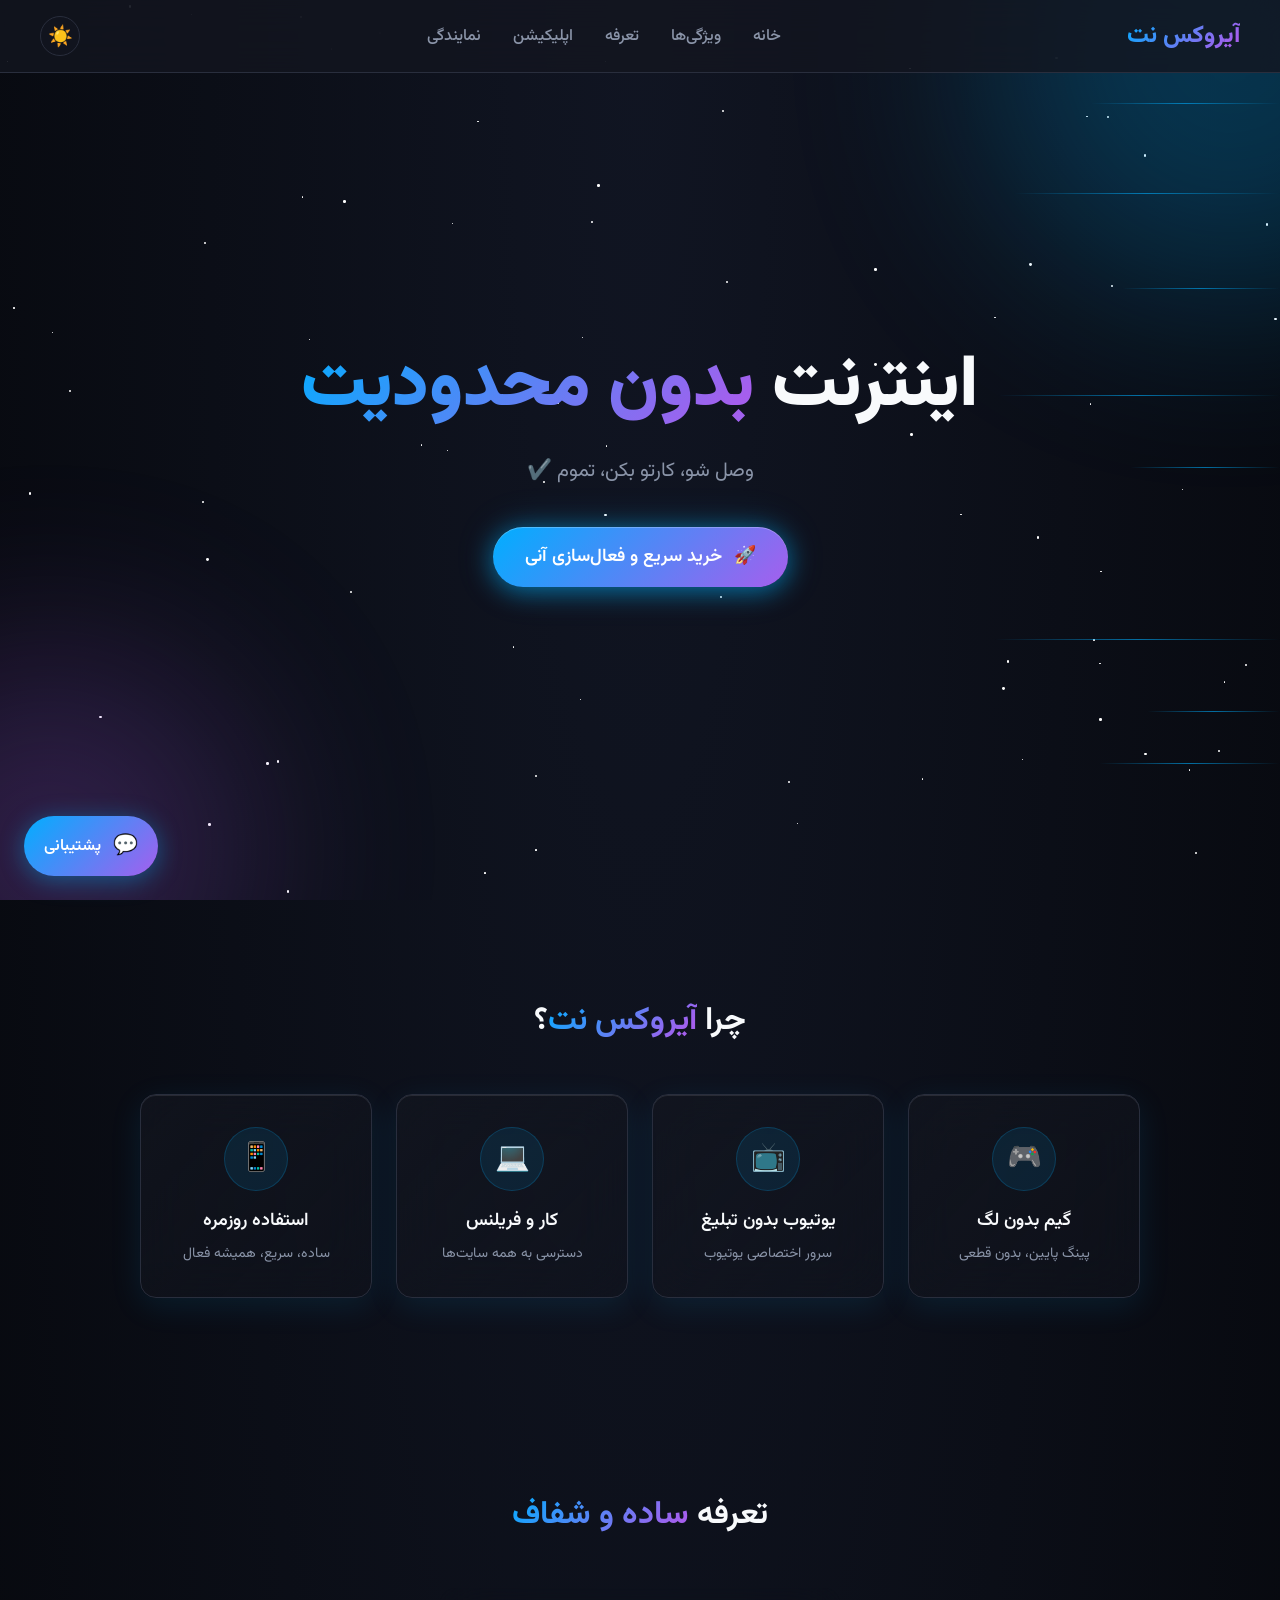
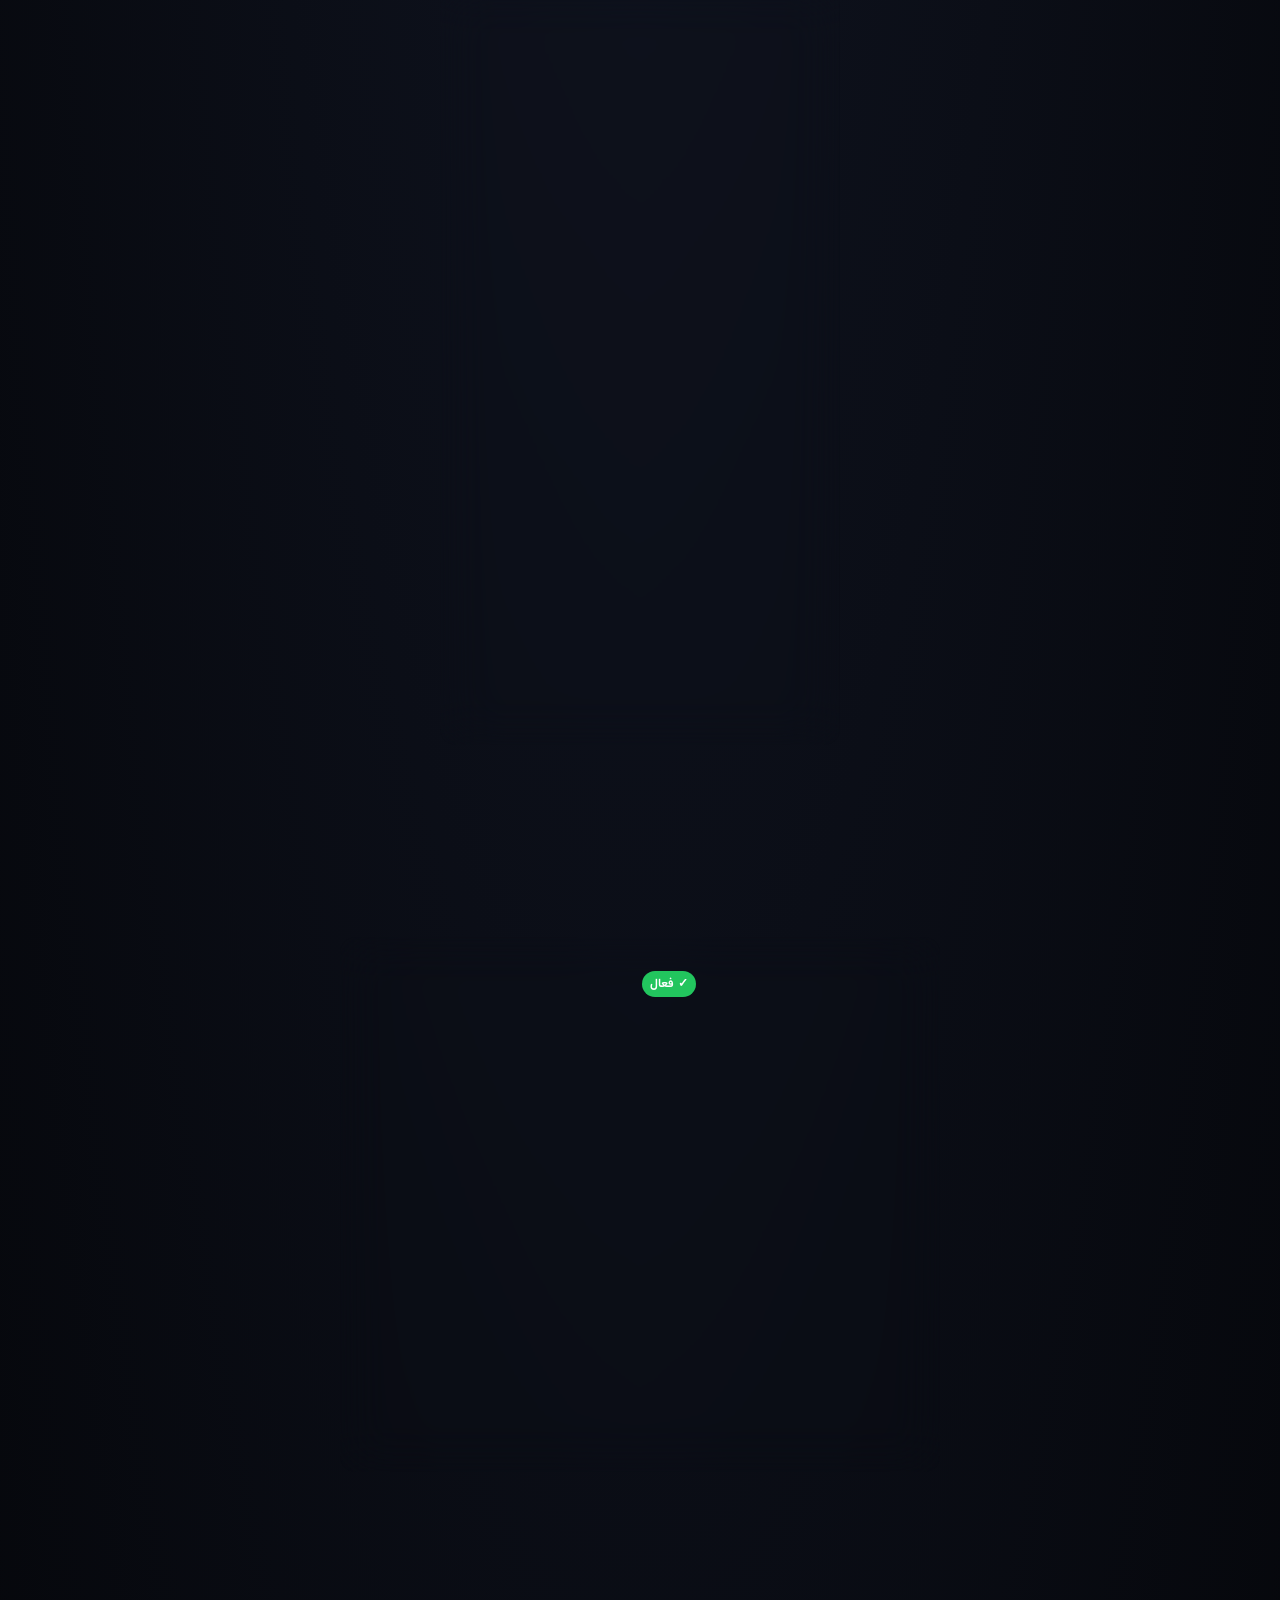
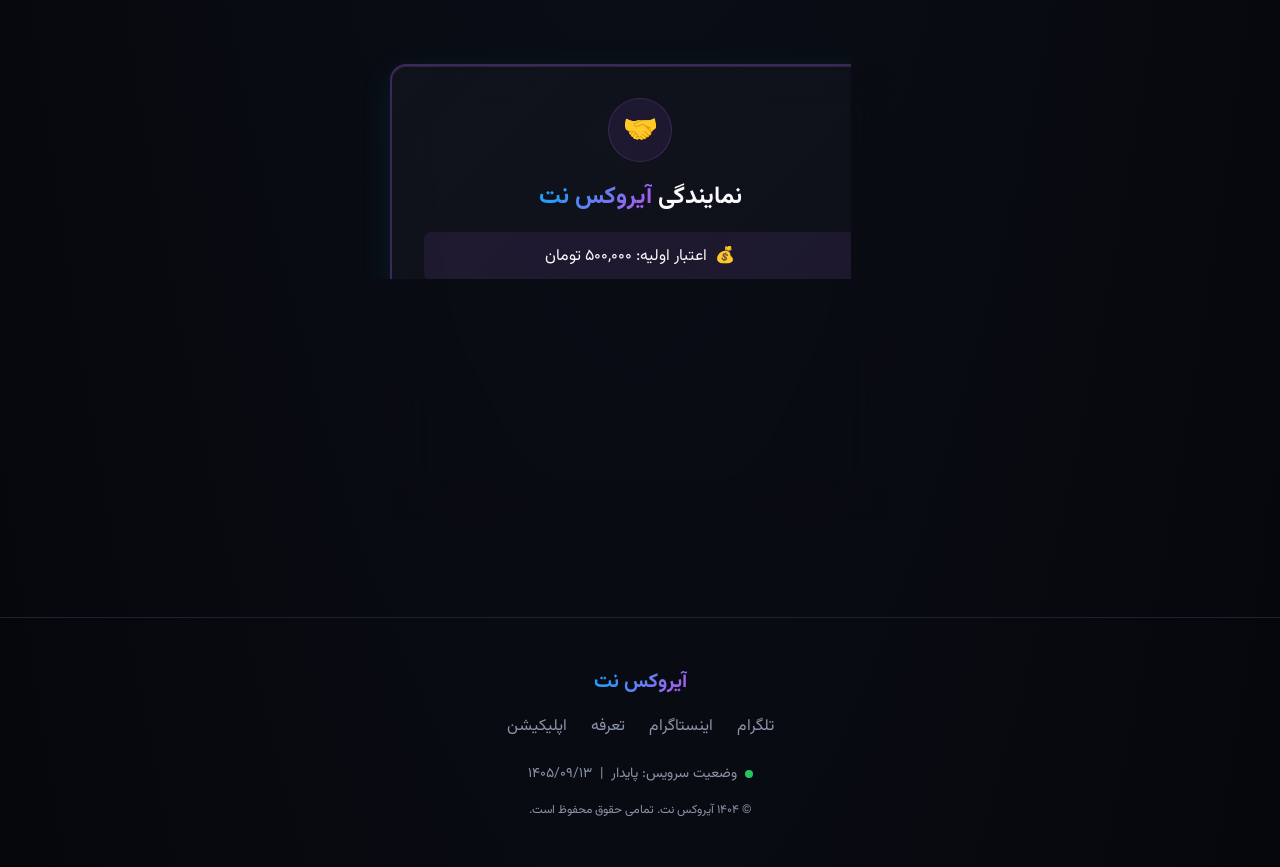
<file: public/static-site.html>
<!DOCTYPE html>
 <html lang="fa" dir="rtl">
 <head>
     <meta charset="UTF-8">
     <meta name="viewport" content="width=device-width, initial-scale=1.0">
     <title>آیروکس‌نت | اینترنت بدون محدودیت</title>
     <meta name="description" content="سرویس VPN سریع، امن و بدون محدودیت. وصل شو، کارتو بکن، تموم.">
     <link href="https://fonts.googleapis.com/css2?family=Vazirmatn:wght@300;400;500;600;700;800;900&display=swap" rel="stylesheet">
     <style>
         :root {
             --background: 220 30% 97%;
             --foreground: 220 25% 8%;
             --card: 0 0% 100%;
             --card-foreground: 220 25% 8%;
             --primary: 199 100% 42%;
             --primary-foreground: 0 0% 100%;
             --secondary: 220 20% 94%;
             --muted: 220 20% 92%;
             --muted-foreground: 220 15% 45%;
             --accent: 270 80% 60%;
             --accent-foreground: 0 0% 100%;
             --border: 220 20% 88%;
             --glass-bg: 0 0% 100%;
             --glass-border: 220 20% 92%;
         }
 
         .dark {
             --background: 225 30% 5%;
             --foreground: 210 40% 98%;
             --card: 225 25% 8%;
             --card-foreground: 210 40% 98%;
             --primary: 199 100% 50%;
             --primary-foreground: 0 0% 100%;
             --secondary: 225 20% 12%;
             --muted: 225 20% 15%;
             --muted-foreground: 220 15% 60%;
             --accent: 270 80% 65%;
             --accent-foreground: 0 0% 100%;
             --border: 225 20% 15%;
             --glass-bg: 225 25% 10%;
             --glass-border: 225 20% 20%;
         }
 
         * { margin: 0; padding: 0; box-sizing: border-box; }
         html { scroll-behavior: smooth; }
         body {
             font-family: 'Vazirmatn', sans-serif;
             background: hsl(var(--background));
             color: hsl(var(--foreground));
             direction: rtl;
             min-height: 100vh;
             transition: background-color 0.3s ease, color 0.3s ease;
             overflow-x: hidden;
         }
         .dark body { background: radial-gradient(ellipse at top, hsl(225, 35%, 10%) 0%, hsl(225, 35%, 3%) 100%); }
 
         .glass-card {
             position: relative;
             overflow: hidden;
             border-radius: 1rem;
             border: 1px solid hsl(var(--glass-border));
             background: linear-gradient(135deg, hsl(var(--glass-bg) / 0.7) 0%, hsl(var(--glass-bg) / 0.4) 100%);
             backdrop-filter: blur(24px);
             -webkit-backdrop-filter: blur(24px);
             box-shadow: 0 8px 32px 0 rgba(0, 180, 255, 0.1), inset 0 1px 0 0 rgba(255, 255, 255, 0.1);
         }
         .glass-card-hover { transition: transform 0.3s ease, box-shadow 0.3s ease, border-color 0.3s ease; }
         .glass-card-hover:hover {
             transform: translateY(-6px);
             box-shadow: 0 25px 60px 0 rgba(0, 180, 255, 0.25), inset 0 1px 0 0 rgba(255, 255, 255, 0.15);
             border-color: hsl(var(--primary) / 0.5);
         }
 
         .glass-button {
             position: relative;
             overflow: hidden;
             border-radius: 9999px;
             padding: 1rem 2rem;
             font-weight: 600;
             font-size: 1.125rem;
             color: hsl(var(--primary-foreground));
             background: linear-gradient(135deg, hsl(var(--primary)) 0%, hsl(var(--accent)) 100%);
             box-shadow: 0 4px 25px 0 rgba(0, 180, 255, 0.5), 0 0 40px 0 rgba(0, 180, 255, 0.2), inset 0 1px 0 0 rgba(255, 255, 255, 0.25);
             border: none;
             cursor: pointer;
             transition: transform 0.2s ease, box-shadow 0.2s ease;
             text-decoration: none;
             display: inline-flex;
             align-items: center;
             gap: 0.75rem;
             font-family: inherit;
         }
         .glass-button::before {
             content: '';
             position: absolute;
             inset: 0;
             background: linear-gradient(90deg, transparent, rgba(255,255,255,0.3), transparent);
             transform: translateX(-100%);
             transition: transform 0.5s ease;
         }
         .glass-button:hover::before { transform: translateX(100%); }
         .glass-button:hover {
             transform: scale(1.03);
             box-shadow: 0 8px 40px 0 rgba(0, 180, 255, 0.6), 0 0 60px 0 rgba(0, 180, 255, 0.3);
         }
         .glass-button:active { transform: scale(0.98); }
 
         .text-gradient {
             background: linear-gradient(135deg, hsl(var(--primary)) 0%, hsl(var(--accent)) 50%, hsl(var(--primary)) 100%);
             background-size: 200% auto;
             -webkit-background-clip: text;
             -webkit-text-fill-color: transparent;
             background-clip: text;
             animation: gradient-shift 3s ease-in-out infinite;
         }
         @keyframes gradient-shift {
             0%, 100% { background-position: 0% center; }
             50% { background-position: 100% center; }
         }
 
         .neon-pulse { animation: neon-pulse 2s ease-in-out infinite; }
         @keyframes neon-pulse {
             0%, 100% { box-shadow: 0 0 20px hsl(var(--primary) / 0.5), 0 0 40px hsl(var(--primary) / 0.3); }
             50% { box-shadow: 0 0 30px hsl(var(--primary) / 0.7), 0 0 60px hsl(var(--primary) / 0.5); }
         }
 
         .fade-in {
             opacity: 0;
             transform: translateY(30px);
             transition: opacity 0.6s ease, transform 0.6s ease;
         }
         .fade-in.visible { opacity: 1; transform: translateY(0); }
 
         .header {
             position: fixed;
             top: 0;
             left: 0;
             right: 0;
             z-index: 100;
             padding: 1rem 2rem;
             background: hsl(var(--glass-bg) / 0.8);
             backdrop-filter: blur(20px);
             border-bottom: 1px solid hsl(var(--glass-border));
         }
         .header-content {
             max-width: 1200px;
             margin: 0 auto;
             display: flex;
             justify-content: space-between;
             align-items: center;
         }
         .logo { font-size: 1.5rem; font-weight: 800; }
         .nav-links { display: flex; gap: 2rem; list-style: none; }
         .nav-links a {
             color: hsl(var(--muted-foreground));
             text-decoration: none;
             font-weight: 500;
             transition: color 0.3s ease;
         }
         .nav-links a:hover { color: hsl(var(--primary)); }
         .theme-toggle {
             width: 40px;
             height: 40px;
             border-radius: 50%;
             border: 1px solid hsl(var(--glass-border));
             background: hsl(var(--glass-bg) / 0.7);
             cursor: pointer;
             display: flex;
             align-items: center;
             justify-content: center;
             font-size: 1.25rem;
             transition: all 0.3s ease;
         }
         .theme-toggle:hover {
             background: hsl(var(--primary) / 0.2);
             border-color: hsl(var(--primary) / 0.6);
         }
 
         .hero {
             min-height: 100vh;
             display: flex;
             align-items: center;
             justify-content: center;
             text-align: center;
             padding: 6rem 2rem 4rem;
             position: relative;
             overflow: hidden;
         }
         .hero-content { position: relative; z-index: 10; }
         .hero h1 {
             font-size: clamp(2.5rem, 8vw, 4.5rem);
             font-weight: 900;
             margin-bottom: 1.5rem;
             line-height: 1.2;
         }
         .hero p {
             font-size: 1.25rem;
             color: hsl(var(--muted-foreground));
             margin-bottom: 2.5rem;
         }
         .floating-glow {
             position: absolute;
             border-radius: 50%;
             filter: blur(100px);
             opacity: 0.25;
             pointer-events: none;
         }
         .glow-1 { width: 500px; height: 500px; background: hsl(var(--primary)); top: -200px; right: -200px; }
         .glow-2 { width: 400px; height: 400px; background: hsl(var(--accent)); bottom: -150px; left: -150px; }
 
         .features { padding: 6rem 2rem; position: relative; }
         .section-title { text-align: center; font-size: 2rem; font-weight: 700; margin-bottom: 3rem; }
         .features-grid {
             max-width: 1000px;
             margin: 0 auto;
             display: grid;
             grid-template-columns: repeat(auto-fit, minmax(220px, 1fr));
             gap: 1.5rem;
         }
         .feature-card { padding: 2rem; text-align: center; }
         .feature-icon {
             width: 64px;
             height: 64px;
             margin: 0 auto 1rem;
             border-radius: 50%;
             display: flex;
             align-items: center;
             justify-content: center;
             font-size: 1.75rem;
             background: hsl(var(--primary) / 0.1);
             border: 1px solid hsl(var(--primary) / 0.2);
         }
         .feature-card h3 { font-size: 1.125rem; font-weight: 600; margin-bottom: 0.5rem; }
         .feature-card p { font-size: 0.875rem; color: hsl(var(--muted-foreground)); }
 
         .pricing { padding: 6rem 2rem; position: relative; }
         .pricing-card {
             max-width: 400px;
             margin: 0 auto;
             padding: 2.5rem;
             text-align: center;
             border: 2px solid hsl(var(--primary) / 0.3);
         }
         .pricing-badge {
             display: inline-block;
             padding: 0.5rem 1rem;
             background: linear-gradient(135deg, hsl(var(--primary)) 0%, hsl(var(--accent)) 100%);
             color: white;
             font-size: 0.875rem;
             font-weight: 600;
             border-radius: 9999px;
             margin-bottom: 1.5rem;
         }
         .pricing-title { font-size: 1.5rem; font-weight: 700; margin-bottom: 0.5rem; }
         .pricing-subtitle { color: hsl(var(--muted-foreground)); margin-bottom: 1.5rem; }
         .pricing-price { font-size: 3rem; font-weight: 900; margin-bottom: 0.5rem; }
         .pricing-period { color: hsl(var(--muted-foreground)); margin-bottom: 2rem; }
         .pricing-features { list-style: none; margin-bottom: 2rem; text-align: right; }
         .pricing-features li {
             display: flex;
             align-items: center;
             gap: 0.75rem;
             padding: 0.75rem 0;
             border-bottom: 1px solid hsl(var(--border) / 0.3);
         }
         .pricing-features li:last-child { border-bottom: none; }
         .check-icon { color: #22c55e; font-size: 1.25rem; }
 
         .app-section { padding: 6rem 2rem; position: relative; }
         .app-card {
             max-width: 600px;
             margin: 0 auto;
             padding: 2.5rem;
             text-align: center;
             border: 2px solid hsl(var(--primary) / 0.3);
         }
         .app-icon-wrapper { position: relative; display: inline-block; margin-bottom: 1.5rem; }
         .app-icon {
             width: 96px;
             height: 96px;
             border-radius: 1.5rem;
             background: linear-gradient(135deg, hsl(var(--primary)) 0%, hsl(var(--accent)) 100%);
             display: flex;
             align-items: center;
             justify-content: center;
             font-size: 2.5rem;
             box-shadow: 0 20px 40px rgba(0, 180, 255, 0.3);
         }
         .app-badge {
             position: absolute;
             top: -8px;
             right: -8px;
             display: flex;
             align-items: center;
             gap: 4px;
             padding: 4px 8px;
             background: #22c55e;
             color: white;
             font-size: 0.75rem;
             font-weight: 700;
             border-radius: 9999px;
             animation: pulse 2s ease-in-out infinite;
         }
         @keyframes pulse { 0%, 100% { transform: scale(1); } 50% { transform: scale(1.05); } }
         .app-title { font-size: 1.75rem; font-weight: 700; margin-bottom: 0.5rem; }
         .app-subtitle { color: hsl(var(--muted-foreground)); margin-bottom: 1.5rem; }
         .app-features { display: flex; flex-wrap: wrap; justify-content: center; gap: 0.75rem; margin-bottom: 2rem; }
         .app-feature {
             display: flex;
             align-items: center;
             gap: 0.5rem;
             padding: 0.5rem 1rem;
             background: hsl(var(--primary) / 0.1);
             border: 1px solid hsl(var(--primary) / 0.2);
             border-radius: 9999px;
             font-size: 0.875rem;
         }
         .download-btn { font-size: 1.125rem; margin-bottom: 1rem; }
         .app-note { font-size: 0.75rem; color: hsl(var(--muted-foreground)); margin-bottom: 1rem; }
         .app-guide {
             padding: 0.75rem;
             background: hsl(var(--accent) / 0.1);
             border: 1px solid hsl(var(--accent) / 0.2);
             border-radius: 0.75rem;
             font-size: 0.875rem;
             color: hsl(var(--accent));
         }
 
         .agency { padding: 6rem 2rem; }
         .agency-card {
             max-width: 500px;
             margin: 0 auto;
             padding: 2rem;
             text-align: center;
             border: 2px solid hsl(var(--accent) / 0.3);
         }
         .agency-icon {
             width: 64px;
             height: 64px;
             margin: 0 auto 1rem;
             border-radius: 50%;
             background: hsl(var(--accent) / 0.1);
             border: 1px solid hsl(var(--accent) / 0.2);
             display: flex;
             align-items: center;
             justify-content: center;
             font-size: 1.75rem;
         }
         .agency-title { font-size: 1.5rem; font-weight: 700; margin-bottom: 1rem; }
         .agency-features { display: flex; flex-direction: column; gap: 0.75rem; margin-bottom: 1.5rem; }
         .agency-feature {
             display: flex;
             align-items: center;
             justify-content: center;
             gap: 0.5rem;
             padding: 0.75rem;
             background: hsl(var(--accent) / 0.1);
             border-radius: 0.5rem;
         }
         .agency-btn { background: linear-gradient(135deg, hsl(var(--accent)) 0%, hsl(270, 70%, 50%) 100%); }
 
         .footer {
             padding: 3rem 2rem;
             border-top: 1px solid hsl(var(--border));
             text-align: center;
         }
         .footer-brand { font-size: 1.25rem; font-weight: 700; margin-bottom: 1rem; }
         .footer-links { display: flex; justify-content: center; gap: 1.5rem; margin-bottom: 1.5rem; }
         .footer-links a { color: hsl(var(--muted-foreground)); text-decoration: none; transition: color 0.3s ease; }
         .footer-links a:hover { color: hsl(var(--primary)); }
         .footer-status { display: flex; align-items: center; justify-content: center; gap: 0.5rem; font-size: 0.875rem; color: hsl(var(--muted-foreground)); }
         .status-dot {
             width: 8px;
             height: 8px;
             background: #22c55e;
             border-radius: 50%;
             animation: status-pulse 2s ease-in-out infinite;
         }
         @keyframes status-pulse { 0%, 100% { opacity: 1; } 50% { opacity: 0.5; } }
 
         .floating-support { position: fixed; bottom: 1.5rem; left: 1.5rem; z-index: 50; }
         .support-btn {
             display: flex;
             align-items: center;
             gap: 0.75rem;
             padding: 0.875rem 1.25rem;
             border-radius: 9999px;
             background: linear-gradient(135deg, hsl(var(--primary)) 0%, hsl(var(--accent)) 100%);
             color: white;
             text-decoration: none;
             font-weight: 600;
             box-shadow: 0 4px 25px rgba(0, 180, 255, 0.4);
             transition: transform 0.2s ease, box-shadow 0.2s ease;
         }
         .support-btn:hover { transform: scale(1.05); box-shadow: 0 8px 40px rgba(0, 180, 255, 0.5); }
 
         .stars-container { position: fixed; inset: 0; pointer-events: none; z-index: 0; overflow: hidden; }
         .star {
             position: absolute;
             width: 2px;
             height: 2px;
             background: white;
             border-radius: 50%;
             animation: twinkle var(--duration) ease-in-out infinite;
             animation-delay: var(--delay);
         }
         @keyframes twinkle { 0%, 100% { opacity: 0.2; transform: scale(1); } 50% { opacity: 1; transform: scale(1.5); } }
 
         .speed-lines-container { position: fixed; inset: 0; pointer-events: none; z-index: 0; overflow: hidden; }
         .speed-line {
             position: absolute;
             height: 1px;
             background: linear-gradient(90deg, transparent, hsl(var(--primary) / 0.6), transparent);
             animation: speed-move var(--duration) linear infinite;
             animation-delay: var(--delay);
         }
         @keyframes speed-move { 0% { transform: translateX(-100%); opacity: 0; } 50% { opacity: 1; } 100% { transform: translateX(100vw); opacity: 0; } }
 
         @media (max-width: 768px) {
             .nav-links { display: none; }
             .header-content { padding: 0 1rem; }
             .hero h1 { font-size: 2rem; }
             .hero p { font-size: 1rem; }
             .features-grid { grid-template-columns: repeat(2, 1fr); gap: 1rem; }
             .feature-card { padding: 1.25rem; }
             .feature-icon { width: 48px; height: 48px; font-size: 1.25rem; }
             .pricing-card, .app-card, .agency-card { padding: 1.5rem; margin: 0 1rem; }
             .floating-support { bottom: 1rem; left: 1rem; }
             .support-btn span:last-child { display: none; }
             .support-btn { padding: 1rem; border-radius: 50%; }
         }
     </style>
 </head>
 <body>
     <div class="stars-container" id="starsContainer"></div>
     <div class="speed-lines-container" id="speedLinesContainer"></div>
 
     <header class="header">
         <div class="header-content">
             <div class="logo"><span class="text-gradient">آیروکس نت</span></div>
             <nav>
                 <ul class="nav-links">
                     <li><a href="#hero">خانه</a></li>
                     <li><a href="#features">ویژگی‌ها</a></li>
                     <li><a href="#pricing">تعرفه</a></li>
                     <li><a href="#app">اپلیکیشن</a></li>
                     <li><a href="#agency">نمایندگی</a></li>
                 </ul>
             </nav>
             <button class="theme-toggle" id="themeToggle" aria-label="تغییر تم"><span id="themeIcon">🌙</span></button>
         </div>
     </header>
 
     <section class="hero" id="hero">
         <div class="floating-glow glow-1"></div>
         <div class="floating-glow glow-2"></div>
         <div class="hero-content fade-in">
             <h1>اینترنت <span class="text-gradient">بدون محدودیت</span></h1>
             <p>وصل شو، کارتو بکن، تموم ✔️</p>
             <a href="#pricing" class="glass-button"><span>🚀</span><span>خرید سریع و فعال‌سازی آنی</span></a>
         </div>
     </section>
 
     <section class="features" id="features">
         <h2 class="section-title fade-in">چرا <span class="text-gradient">آیروکس نت</span>؟</h2>
         <div class="features-grid">
             <div class="glass-card glass-card-hover feature-card fade-in">
                 <div class="feature-icon">🎮</div>
                 <h3>گیم بدون لگ</h3>
                 <p>پینگ پایین، بدون قطعی</p>
             </div>
             <div class="glass-card glass-card-hover feature-card fade-in">
                 <div class="feature-icon">📺</div>
                 <h3>یوتیوب بدون تبلیغ</h3>
                 <p>سرور اختصاصی یوتیوب</p>
             </div>
             <div class="glass-card glass-card-hover feature-card fade-in">
                 <div class="feature-icon">💻</div>
                 <h3>کار و فریلنس</h3>
                 <p>دسترسی به همه سایت‌ها</p>
             </div>
             <div class="glass-card glass-card-hover feature-card fade-in">
                 <div class="feature-icon">📱</div>
                 <h3>استفاده روزمره</h3>
                 <p>ساده، سریع، همیشه فعال</p>
             </div>
         </div>
     </section>
 
     <section class="pricing" id="pricing">
         <h2 class="section-title fade-in">تعرفه <span class="text-gradient">ساده و شفاف</span></h2>
         <div class="glass-card pricing-card neon-pulse fade-in">
             <div class="pricing-badge">✨ پرفروش‌ترین</div>
             <h3 class="pricing-title">پلن نامحدود</h3>
             <p class="pricing-subtitle">ماهانه • تک‌کاربره</p>
             <div class="pricing-price text-gradient">۳۸۰,۰۰۰</div>
             <p class="pricing-period">تومان / ماه</p>
             <ul class="pricing-features">
                 <li><span class="check-icon">✓</span> ترافیک نامحدود</li>
                 <li><span class="check-icon">✓</span> سرعت بدون محدودیت</li>
                 <li><span class="check-icon">✓</span> پشتیبانی ۲۴ ساعته</li>
                 <li><span class="check-icon">✓</span> فعال‌سازی آنی</li>
                 <li><span class="check-icon">✓</span> سرورهای اختصاصی</li>
             </ul>
             <a href="https://t.me/AiroxNet_Sports" target="_blank" class="glass-button" style="width: 100%; justify-content: center;">
                 <span>💎</span><span>می‌خوام وصل شم</span>
             </a>
         </div>
     </section>
 
     <section class="app-section" id="app">
         <div class="glass-card app-card fade-in">
             <div class="app-icon-wrapper">
                 <div class="app-icon neon-pulse">📱</div>
                 <div class="app-badge"><span>✓</span><span>فعال</span></div>
             </div>
             <h3 class="app-title">اپ اختصاصی <span class="text-gradient">آیروکس نت</span></h3>
             <p class="app-subtitle">نصب کن، وصل شو، تموم ✔️</p>
             <div class="app-features">
                 <div class="app-feature"><span>🛡️</span><span>اتصال با یک کلیک</span></div>
                 <div class="app-feature"><span>⚡</span><span>سرعت بالا</span></div>
                 <div class="app-feature"><span>✓</span><span>رابط ساده</span></div>
             </div>
             <button onclick="downloadAPK()" class="glass-button download-btn">
                 <span>⬇️</span><span>دانلود مستقیم اپ اندروید</span>
             </button>
             <p class="app-note">نسخه رسمی • بدون تبلیغ • آپدیت منظم</p>
             <div class="app-guide">💡 قبل نصب، اجازه نصب از منابع ناشناس رو فعال کن</div>
         </div>
     </section>
 
     <section class="agency" id="agency">
         <div class="glass-card agency-card fade-in">
             <div class="agency-icon">🤝</div>
             <h3 class="agency-title">نمایندگی <span class="text-gradient">آیروکس نت</span></h3>
             <div class="agency-features">
                 <div class="agency-feature"><span>💰</span><span>اعتبار اولیه: ۵۰۰,۰۰۰ تومان</span></div>
                 <div class="agency-feature"><span>🎁</span><span>۳۵٪ تخفیف ویژه نمایندگان</span></div>
                 <div class="agency-feature"><span>📊</span><span>پنل اختصاصی مدیریت</span></div>
             </div>
             <a href="https://t.me/AiroxNet_Sports" target="_blank" class="glass-button agency-btn">
                 <span>🚀</span><span>درخواست نمایندگی</span>
             </a>
         </div>
     </section>
 
     <footer class="footer">
         <div class="footer-brand"><span class="text-gradient">آیروکس نت</span></div>
         <div class="footer-links">
             <a href="https://t.me/AiroxNet_Sports" target="_blank">تلگرام</a>
             <a href="https://instagram.com/airoxnet" target="_blank">اینستاگرام</a>
             <a href="#pricing">تعرفه</a>
             <a href="#app">اپلیکیشن</a>
         </div>
         <div class="footer-status">
             <span class="status-dot"></span>
             <span>وضعیت سرویس: پایدار</span>
             <span>|</span>
             <span id="persianDate"></span>
         </div>
         <p style="margin-top: 1rem; font-size: 0.75rem; color: hsl(var(--muted-foreground));">© ۱۴۰۴ آیروکس نت. تمامی حقوق محفوظ است.</p>
     </footer>
 
     <div class="floating-support">
         <a href="https://t.me/AiroxNet_Sports" target="_blank" class="support-btn neon-pulse">
             <span style="font-size: 1.25rem;">💬</span><span>پشتیبانی</span>
         </a>
     </div>
 
     <script>
         // ===== دانلود خودکار APK =====
         // فایل APK رو کنار این فایل HTML در هاست بذار
         // مثال: /airoxnet.apk یا /downloads/airoxnet.apk
         function downloadAPK() {
             const apkUrl = 'airoxnet.apk'; // ← نام فایل APK رو اینجا بذار
             const link = document.createElement('a');
             link.href = apkUrl;
             link.download = 'AiroxNet.apk';
             link.style.display = 'none';
             document.body.appendChild(link);
             link.click();
             document.body.removeChild(link);
         }
 
         // ===== تغییر تم =====
         const themeToggle = document.getElementById('themeToggle');
         const themeIcon = document.getElementById('themeIcon');
         const html = document.documentElement;
         const savedTheme = localStorage.getItem('theme') || 'dark';
         if (savedTheme === 'dark') { html.classList.add('dark'); themeIcon.textContent = '☀️'; }
         else { html.classList.remove('dark'); themeIcon.textContent = '🌙'; }
         themeToggle.addEventListener('click', () => {
             html.classList.toggle('dark');
             const isDark = html.classList.contains('dark');
             localStorage.setItem('theme', isDark ? 'dark' : 'light');
             themeIcon.textContent = isDark ? '☀️' : '🌙';
             updateStars();
         });
 
         // ===== تاریخ شمسی =====
         document.getElementById('persianDate').textContent = new Intl.DateTimeFormat('fa-IR', { year: 'numeric', month: '2-digit', day: '2-digit' }).format(new Date());
 
         // ===== ستاره‌های چشمک‌زن =====
         function createStars() {
             const container = document.getElementById('starsContainer');
             container.innerHTML = '';
             if (!html.classList.contains('dark')) return;
             for (let i = 0; i < 80; i++) {
                 const star = document.createElement('div');
                 star.className = 'star';
                 star.style.left = Math.random() * 100 + '%';
                 star.style.top = Math.random() * 100 + '%';
                 star.style.setProperty('--duration', (2 + Math.random() * 3) + 's');
                 star.style.setProperty('--delay', Math.random() * 2 + 's');
                 const size = (1 + Math.random() * 2) + 'px';
                 star.style.width = size; star.style.height = size;
                 container.appendChild(star);
             }
         }
         function updateStars() { createStars(); }
         createStars();
 
         // ===== خطوط سرعت =====
         (function() {
             const container = document.getElementById('speedLinesContainer');
             for (let i = 0; i < 8; i++) {
                 const line = document.createElement('div');
                 line.className = 'speed-line';
                 line.style.top = (10 + Math.random() * 80) + '%';
                 line.style.width = (100 + Math.random() * 200) + 'px';
                 line.style.setProperty('--duration', (2 + Math.random() * 3) + 's');
                 line.style.setProperty('--delay', Math.random() * 5 + 's');
                 container.appendChild(line);
             }
         })();
 
         // ===== انیمیشن ظهور هنگام اسکرول =====
         const observer = new IntersectionObserver((entries) => {
             entries.forEach(entry => { if (entry.isIntersecting) entry.target.classList.add('visible'); });
         }, { threshold: 0.1, rootMargin: '0px 0px -50px 0px' });
         document.querySelectorAll('.fade-in').forEach(el => observer.observe(el));
 
         // ===== اسکرول نرم =====
         document.querySelectorAll('a[href^="#"]').forEach(anchor => {
             anchor.addEventListener('click', function(e) {
                 e.preventDefault();
                 const target = document.querySelector(this.getAttribute('href'));
                 if (target) target.scrollIntoView({ behavior: 'smooth', block: 'start' });
             });
         });
     </script>
 </body>
 </html>
</file>
